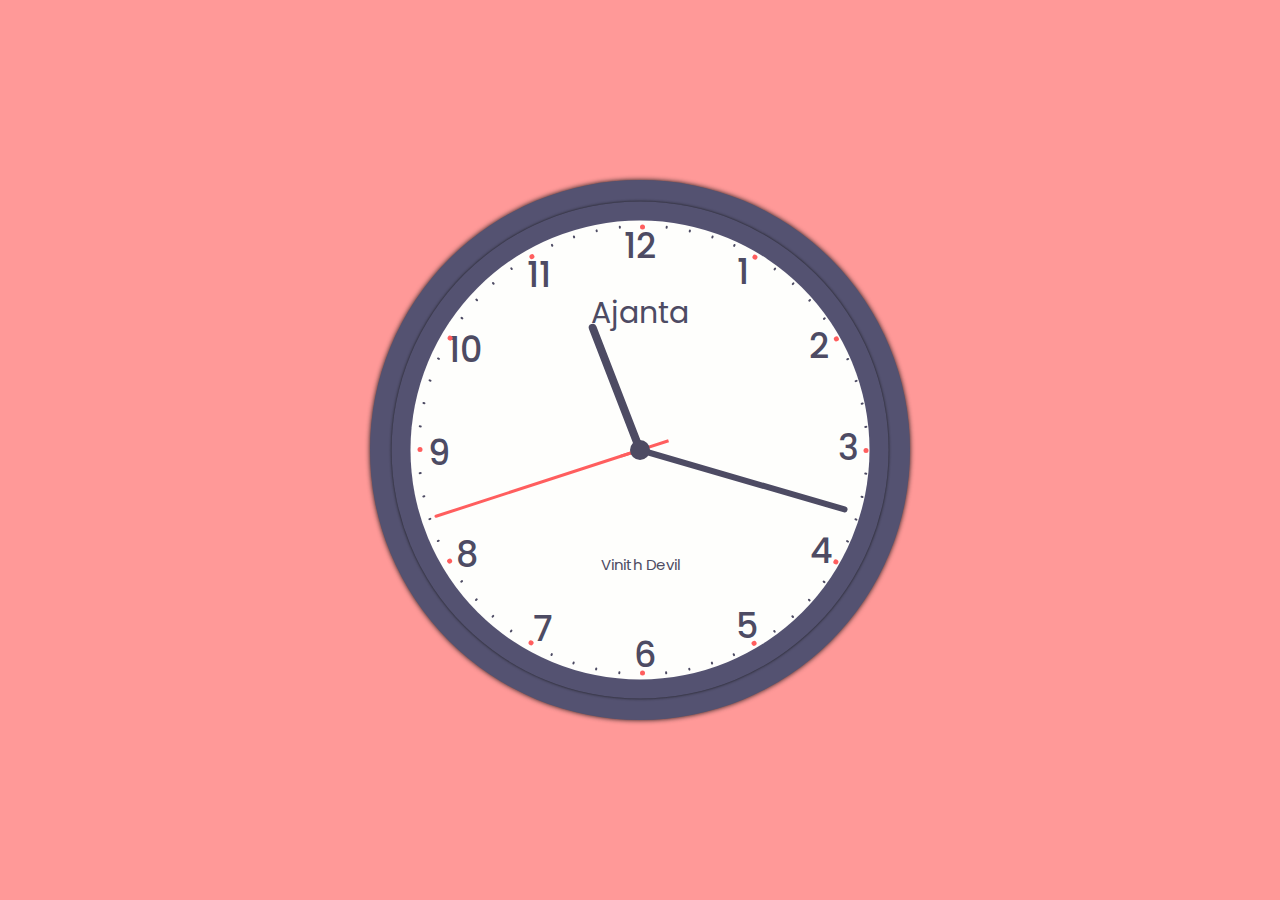
<file: analog.html>
<!DOCTYPE html>
<html lang="en">
<head>
  <meta charset="UTF-8">
  <meta http-equiv="X-UA-Compatible" content="IE=edge">
  <meta name="viewport" content="width=device-width, initial-scale=1.0">
  <title>Document</title>
  <link rel="stylesheet" href="analog.css">
</head>
<body>
  <div class="clock">
    <div class="clock-inner-bg"></div>
    <div class="clock-inner-bg">
      <div class="clock-markers">
        <div class="clock-mark"></div>
        <div class="clock-mark"></div>
        <div class="clock-mark"></div>
        <div class="clock-mark"></div>
        <div class="clock-mark"></div>
        <div class="clock-mark"></div>
        <div class="clock-mark"></div>
        <div class="clock-mark"></div>
        <div class="clock-mark"></div>
        <div class="clock-mark"></div>
        <div class="clock-mark"></div>
        <div class="clock-mark"></div>
        <div class="clock-mark"></div>
        <div class="clock-mark"></div>
        <div class="clock-mark"></div>
        <div class="clock-mark"></div>
        <div class="clock-mark"></div>
        <div class="clock-mark"></div>
        <div class="clock-mark"></div>
        <div class="clock-mark"></div>
        <div class="clock-mark"></div>
        <div class="clock-mark"></div>
        <div class="clock-mark"></div>
        <div class="clock-mark"></div>
        <div class="clock-mark"></div>
        <div class="clock-mark"></div>
        <div class="clock-mark"></div>
        <div class="clock-mark"></div>
        <div class="clock-mark"></div>
        <div class="clock-mark"></div>
        <div class="clock-mark"></div>
        <div class="clock-mark"></div>
        <div class="clock-mark"></div>
        <div class="clock-mark"></div>
        <div class="clock-mark"></div>
        <div class="clock-mark"></div>
        <div class="clock-mark"></div>
        <div class="clock-mark"></div>
        <div class="clock-mark"></div>
        <div class="clock-mark"></div>
        <div class="clock-mark"></div>
        <div class="clock-mark"></div>
        <div class="clock-mark"></div>
        <div class="clock-mark"></div>
        <div class="clock-mark"></div>
        <div class="clock-mark"></div>
        <div class="clock-mark"></div>
        <div class="clock-mark"></div>
        <div class="clock-mark"></div>
        <div class="clock-mark"></div>
        <div class="clock-mark"></div>
        <div class="clock-mark"></div>
        <div class="clock-mark"></div>
        <div class="clock-mark"></div>
        <div class="clock-mark"></div>
        <div class="clock-mark"></div>
        <div class="clock-mark"></div>
        <div class="clock-mark"></div>
        <div class="clock-mark"></div>
        <div class="clock-mark"></div>
      </div>
    </div>
    <div class="needle hrs"></div>
    <div class="needle min"></div>
    <div class="needle sec"></div>
    <div class="clock-center"></div>
   
  </div>
  <script src="analog.js"></script>
</body>
</html>
</file>
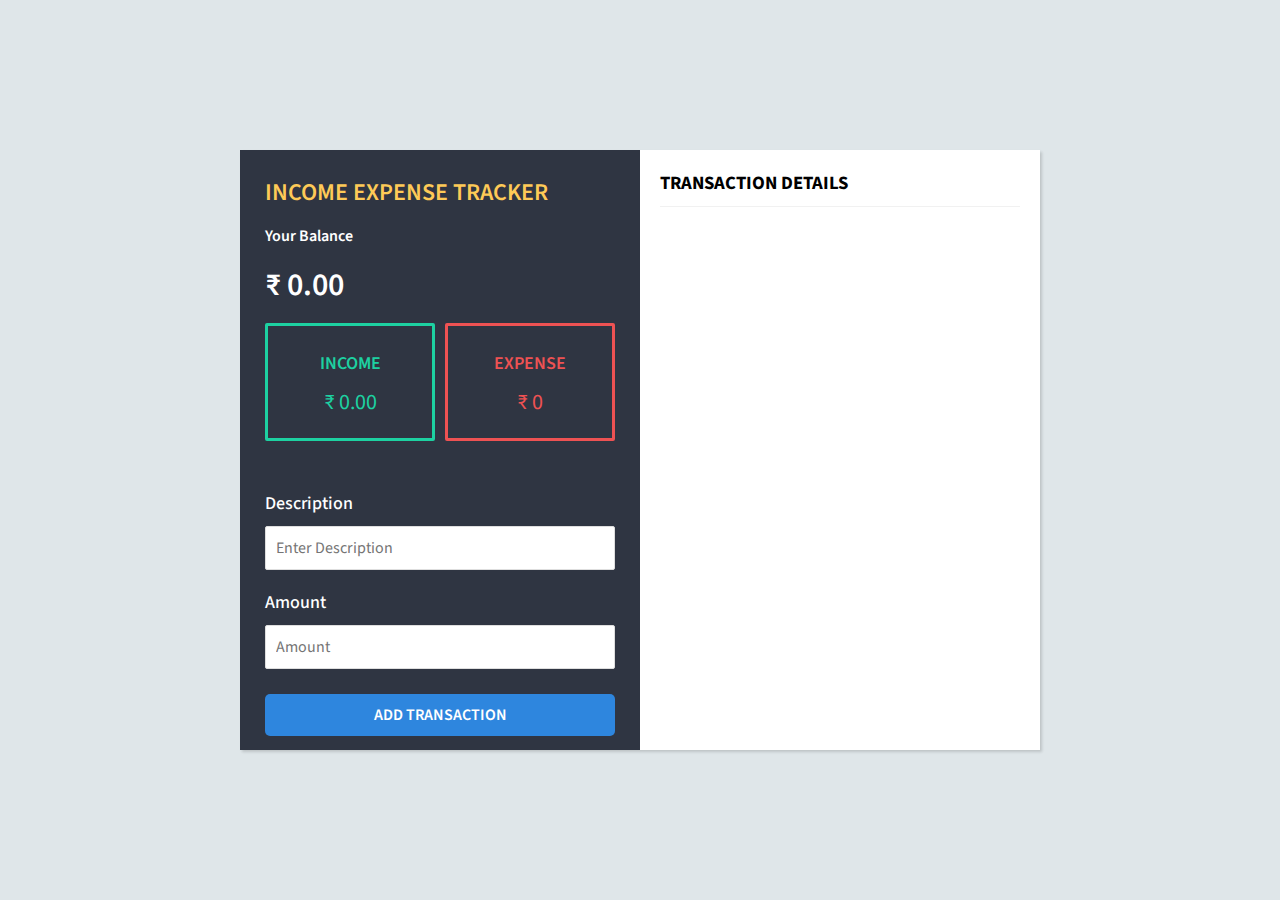
<file: calc.html>
<!DOCTYPE html>
<html lang="en">
  <head>
    <meta charset="UTF-8" />
    <meta http-equiv="X-UA-Compatible" content="IE=edge" />
    <meta name="viewport" content="width=device-width, initial-scale=1.0" />
    <title>Income Expense Tracker</title>
    <link rel="stylesheet" href="calc.css" />
  </head>
  <body>
    <div class="container">
      <div class="ledger">
        <h2>Income Expense Tracker</h2>
        <h4>Your Balance</h4>
        <h1 id="balance">₹ 0.00</h1>

        <div class="inc-exp-container">
          <div class="inc">
            <h4>Income</h4>
            <p id="inc-amt" class="amt plus">₹ 0.00</p>
          </div>
          <div class="exp">
            <h4>Expense</h4>
            <p id="exp-amt" class="amt minus">₹ 0.00</p>
          </div>
        </div>

        <form action="#" id="form">
          <div class="form-control">
            <label for="desc">Description</label>
            <input type="text" name="desc" id="desc" placeholder="Enter Description" />
          </div>

          <div class="form-control">
            <label for="amount">Amount </label>
            <input type="number" name="amount" id="amount" placeholder="Amount" />
          </div>
          <button class="btn" type="submit">Add Transaction</button>
        </form>
      </div>
      <div class="transaction">
        <h3>Transaction Details</h3>
        <ul id="trans" class="trans">
          <!-- <li class="exp">Insurance <span>-1500</span><button class="btn-del">x</button></li>
          <li class="inc">Salary <span>25000</span><button class="btn-del">x</button></li>
          <li class="exp">Food <span>-450</span><button class="btn-del">x</button></li> -->
        </ul>
      </div>
    </div>
    <script src="calc.js"></script>
  </body>
</html>
</file>
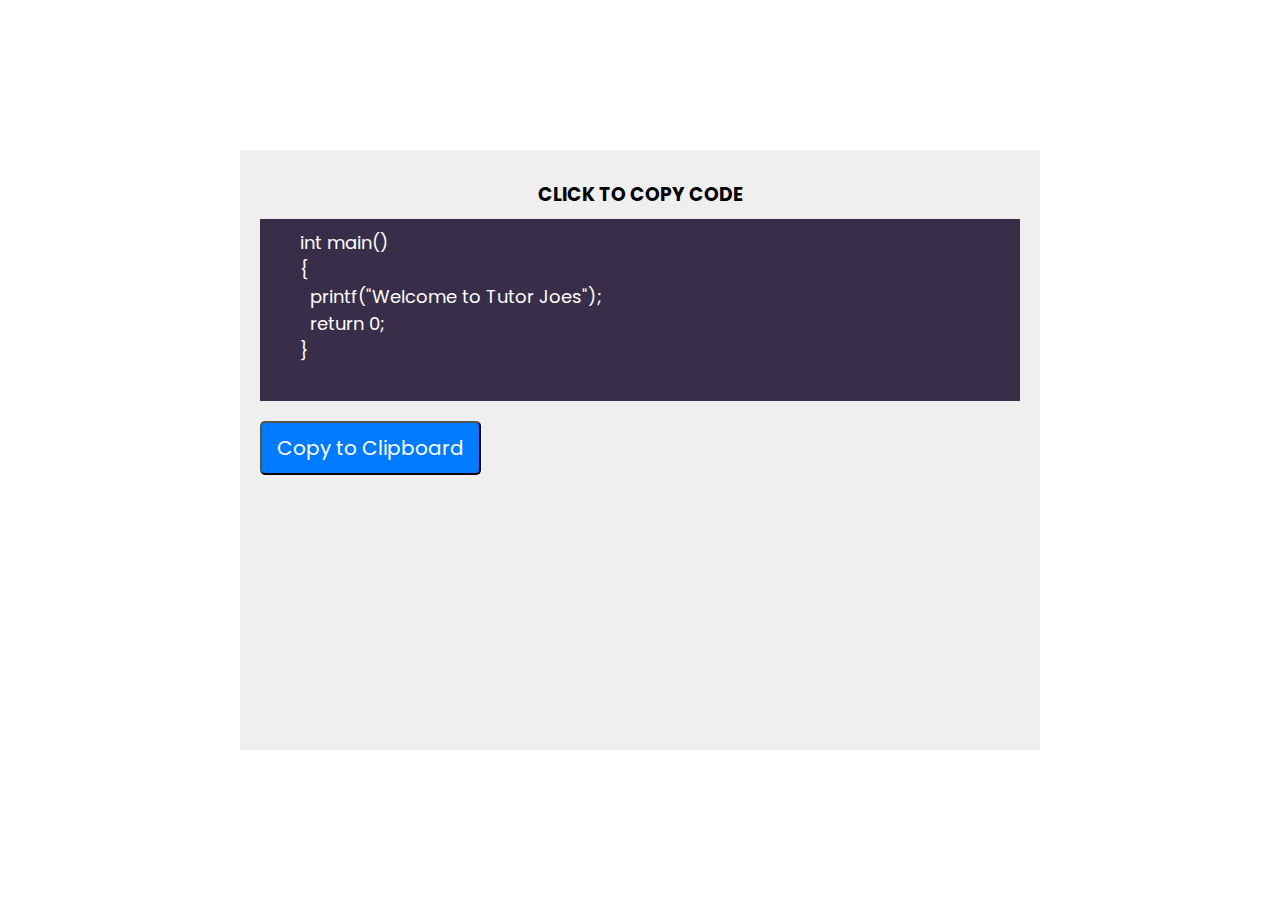
<file: copy.html>
<!DOCTYPE html>
<html lang="en">
<head>
  <meta charset="UTF-8">
  <meta http-equiv="X-UA-Compatible" content="IE=edge">
  <meta name="viewport" content="width=device-width, initial-scale=1.0">
  <title>Click to Copy</title>
  <link rel="stylesheet" href="copy.css">
</head>
<body>
  <div class="container">
    <h3>Click to Copy Code</h3>
    <pre class="code">
      int main()
      {
        printf("Welcome to Tutor Joes");
        return 0;
      }
    </pre>
  </div>
  <script src="copy.js"></script>
</body>
</html>
</file>
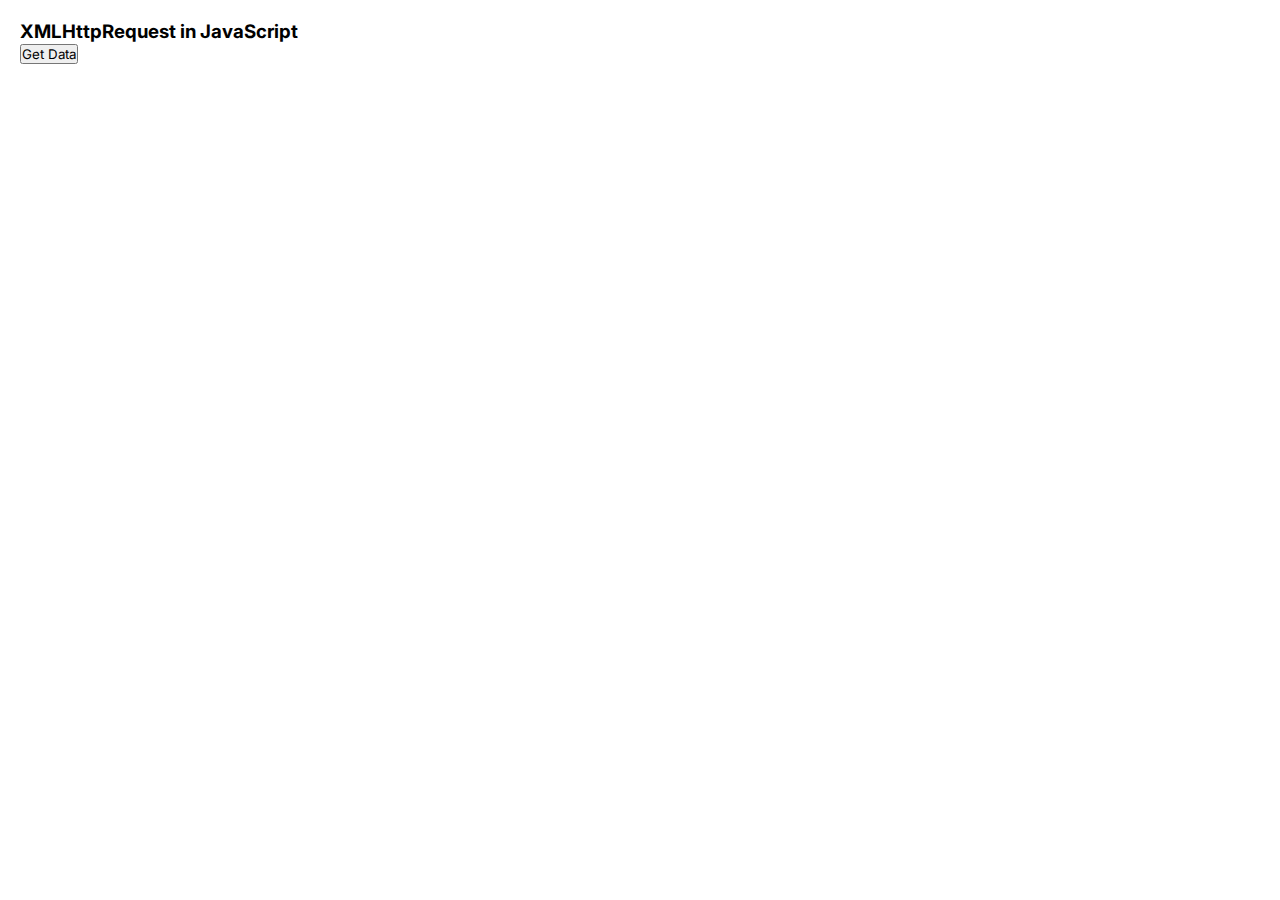
<file: method-1.html>
<!DOCTYPE html>
<html lang="en">
  <head>
    <meta charset="UTF-8" />
    <meta name="viewport" content="width=device-width, initial-scale=1.0" />
    <title>Method-1</title>
    <link rel="stylesheet" href="style.css" />
  </head>
  <body>
    <h3>XMLHttpRequest in JavaScript</h3>
    <button id="btn">Get Data</button>
    <script>
      const btn = document.getElementById("btn");
      function loadFile() {
        const xhr = new XMLHttpRequest();
        xhr.open("GET", "sample.txt", true);
        console.log("Ready State : ", xhr.readyState);
        xhr.onreadystatechange = function () {
          console.log("Ready State : ", xhr.readyState);
          if (xhr.readyState === 4) {
            if (xhr.status === 200) {
              document.write(xhr.responseText);
            } else {
              console.error(`Error : ${xhr.status} - ${xhr.statusText}`);
            }
          }
        };

        xhr.send();
      }
      btn.addEventListener("click", loadFile);
    </script>
  </body>
</html>
</file>
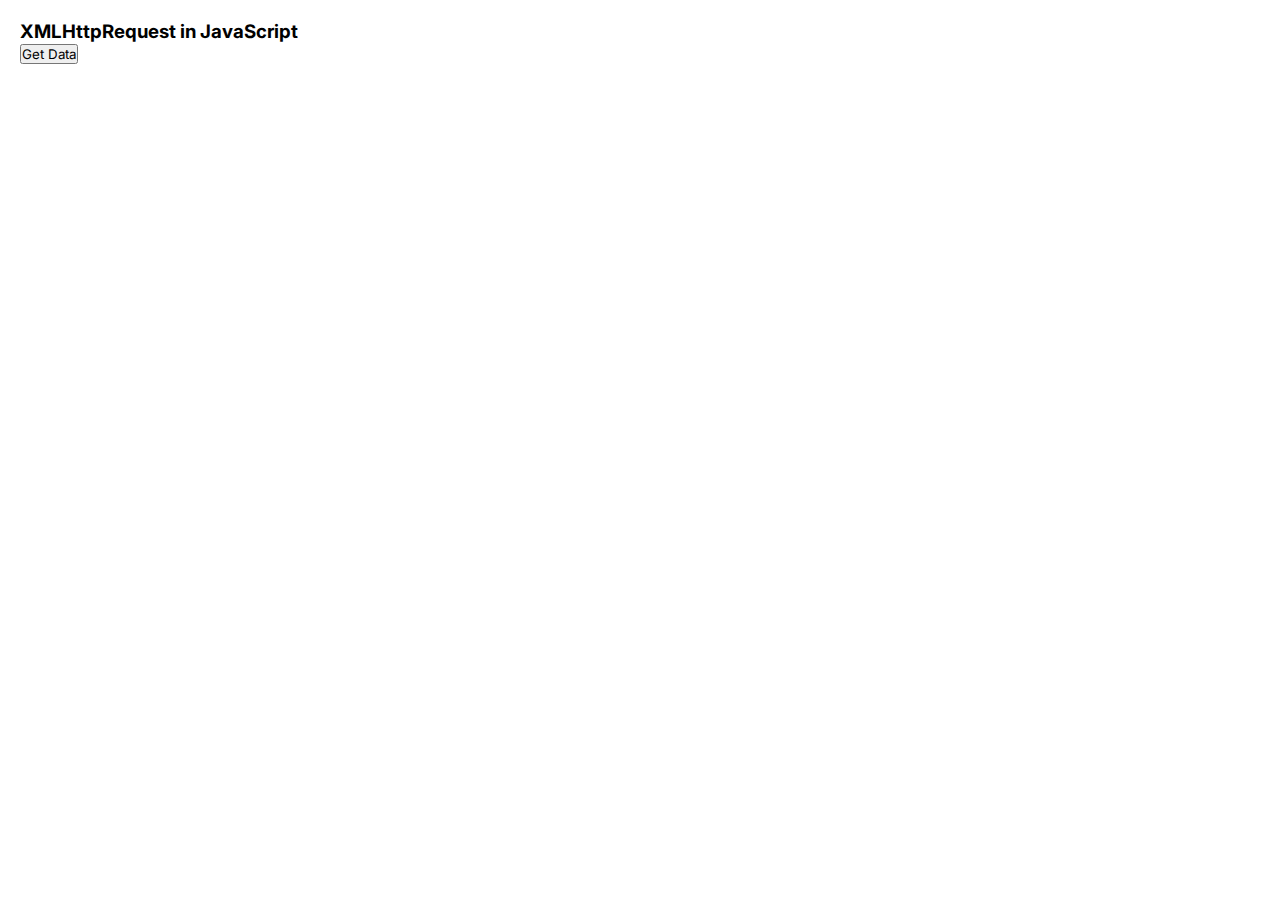
<file: method-2.html>
<!DOCTYPE html>
<html lang="en">
  <head>
    <meta charset="UTF-8" />
    <meta name="viewport" content="width=device-width, initial-scale=1.0" />
    <title>Method-2</title>
    <link rel="stylesheet" href="style.css" />
  </head>
  <body>
    <h3>XMLHttpRequest in JavaScript</h3>
    <button id="btn">Get Data</button>
    <script>
      const btn = document.getElementById("btn");
      function loadFile() {
        const xhr = new XMLHttpRequest();
        xhr.open("GET", "https://nonexistentdomain.example.com/file.txt", true);
        console.log("Ready State : ", xhr.readyState);
        xhr.onload = function () {
          console.log("Ready State : ", xhr.readyState);
          if (xhr.status === 200) {
            document.write(xhr.responseText);
          } else {
            console.error(`Error : ${xhr.status} - ${xhr.statusText}`);
          }
        };

        xhr.onprogress = function () {
          console.log("onprogress Ready State", xhr.readyState);
        };

        xhr.onerror = function () {
          console.error("Request Error: Network issue or invalid URL.");
        };

        xhr.send();
      }
      btn.addEventListener("click", loadFile);
    </script>
  </body>
</html>
</file>
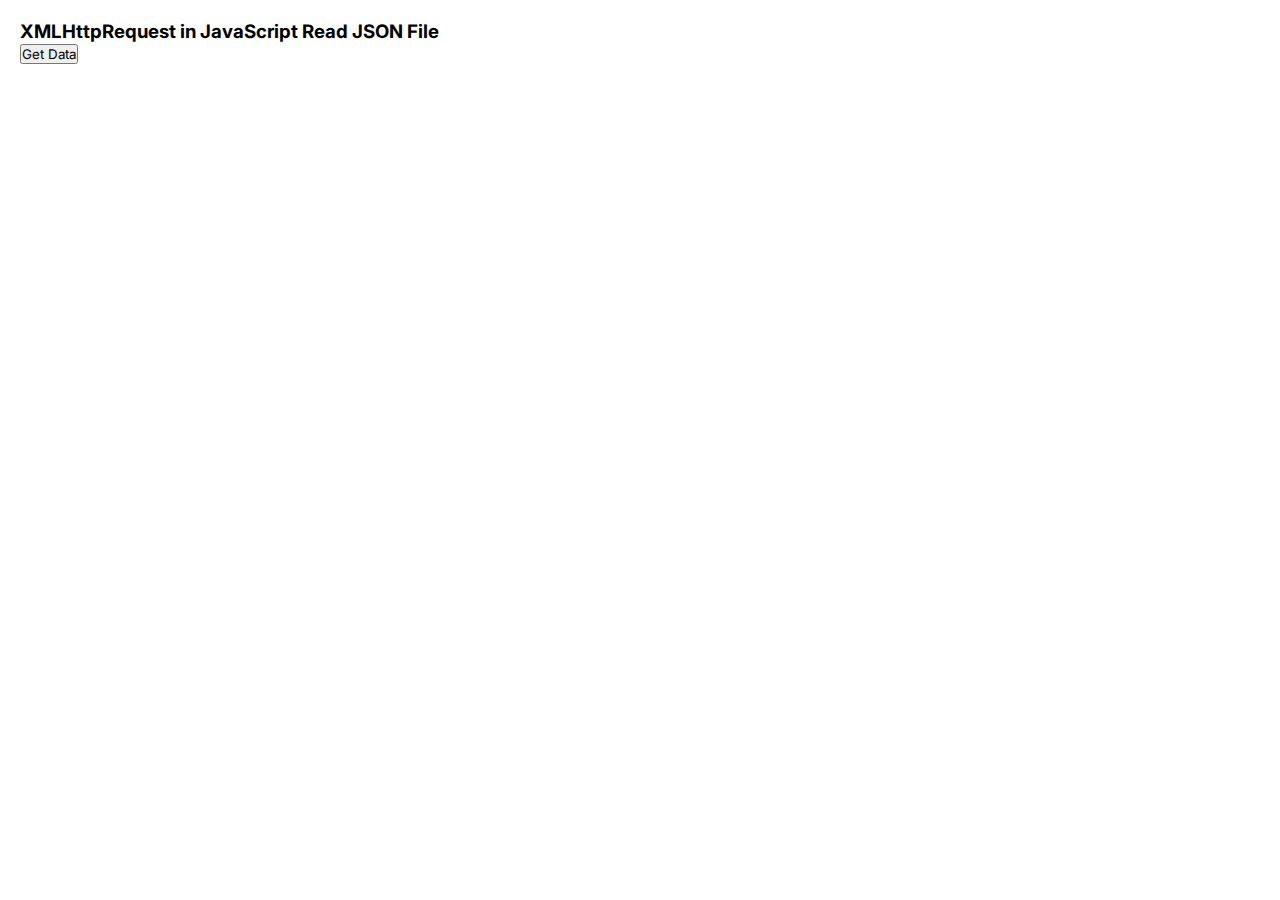
<file: method-3.html>
<!DOCTYPE html>
<html lang="en">
  <head>
    <meta charset="UTF-8" />
    <meta name="viewport" content="width=device-width, initial-scale=1.0" />
    <title>method-3</title>
    <link rel="stylesheet" href="style.css" />
  </head>
  <body>
    <h3>XMLHttpRequest in JavaScript Read JSON File</h3>
    <button id="btn">Get Data</button>
    <div id="output"></div>
    <script>
      const btn = document.getElementById("btn");
      function loadFile() {
        const xhr = new XMLHttpRequest();
        //xhr.open("GET", "db.json", true);
        xhr.open("GET", "https://jsonplaceholder.typicode.com/posts", true);

        xhr.responseType = "json";
        xhr.onload = function () {
          if (this.status === 200) {
            //console.log(this.responseText);
            //const data = JSON.parse(this.response);
            const data = this.response;
            console.log(data);
            data.forEach((post) => {
              output.innerHTML += `
                  <div>
                      <h4>${post.title}</h4>
                      <p>${post.body}</p>
                  </div>
                `;
            });
          } else {
            console.error(`HTTP Error: ${this.status} - ${this.statusText}`);
          }
        };

        xhr.onprogress = function () {
          console.log("onprogress Ready State", xhr.readyState);
        };

        xhr.onerror = function () {
          console.error("Request Error: Network issue or invalid URL.");
        };

        xhr.send();
      }

      btn.addEventListener("click", loadFile);
    </script>
  </body>
</html>
</file>
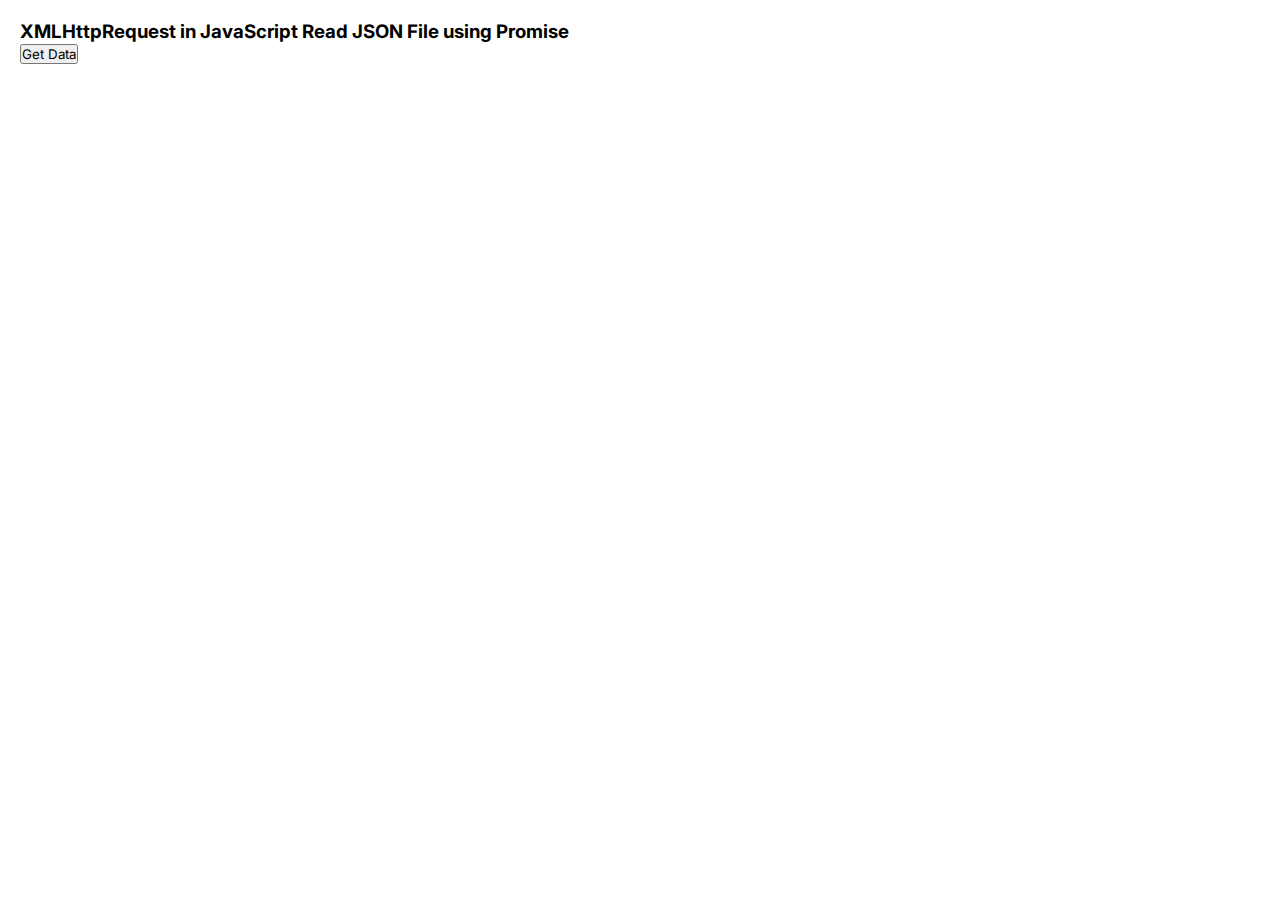
<file: method-4.html>
<!DOCTYPE html>
<html lang="en">
  <head>
    <meta charset="UTF-8" />
    <meta name="viewport" content="width=device-width, initial-scale=1.0" />
    <title>method-4</title>
    <link rel="stylesheet" href="style.css" />
  </head>
  <body>
    <h3>XMLHttpRequest in JavaScript Read JSON File using Promise</h3>
    <button id="btn">Get Data</button>
    <div id="output"></div>
    <script>
      const btn = document.getElementById("btn");
      const output = document.getElementById("output");

      function loadFileWithPromise(url) {
        return new Promise((resolve, reject) => {
          const xhr = new XMLHttpRequest();
          xhr.open("GET", url, true);
          xhr.responseType = "json";
          xhr.onload = function () {
            if (xhr.status === 200) {
              resolve(xhr.response);
            } else {
              reject(new Error(`HTTP Error: ${xhr.status} - ${xhr.statusText}`));
            }
          };

          xhr.onerror = function () {
            reject(new Error("Request Error: Network issue or invalid URL."));
          };
          xhr.send();
        });
      }
      btn.addEventListener("click", () => {
        const url = "https://jsonplaceholder.typicode.com/posts";
        loadFileWithPromise(url)
          .then((data) => {
            //console.log(data);
            data.forEach((post) => {
              output.innerHTML += `
                <div>
                      <h4>${post.title}</h4>
                      <p>${post.body}</p>
                  </div>`;
            });
          })
          .catch((error) => {
            console.error(error);
          });
      });
    </script>
  </body>
</html>
</file>
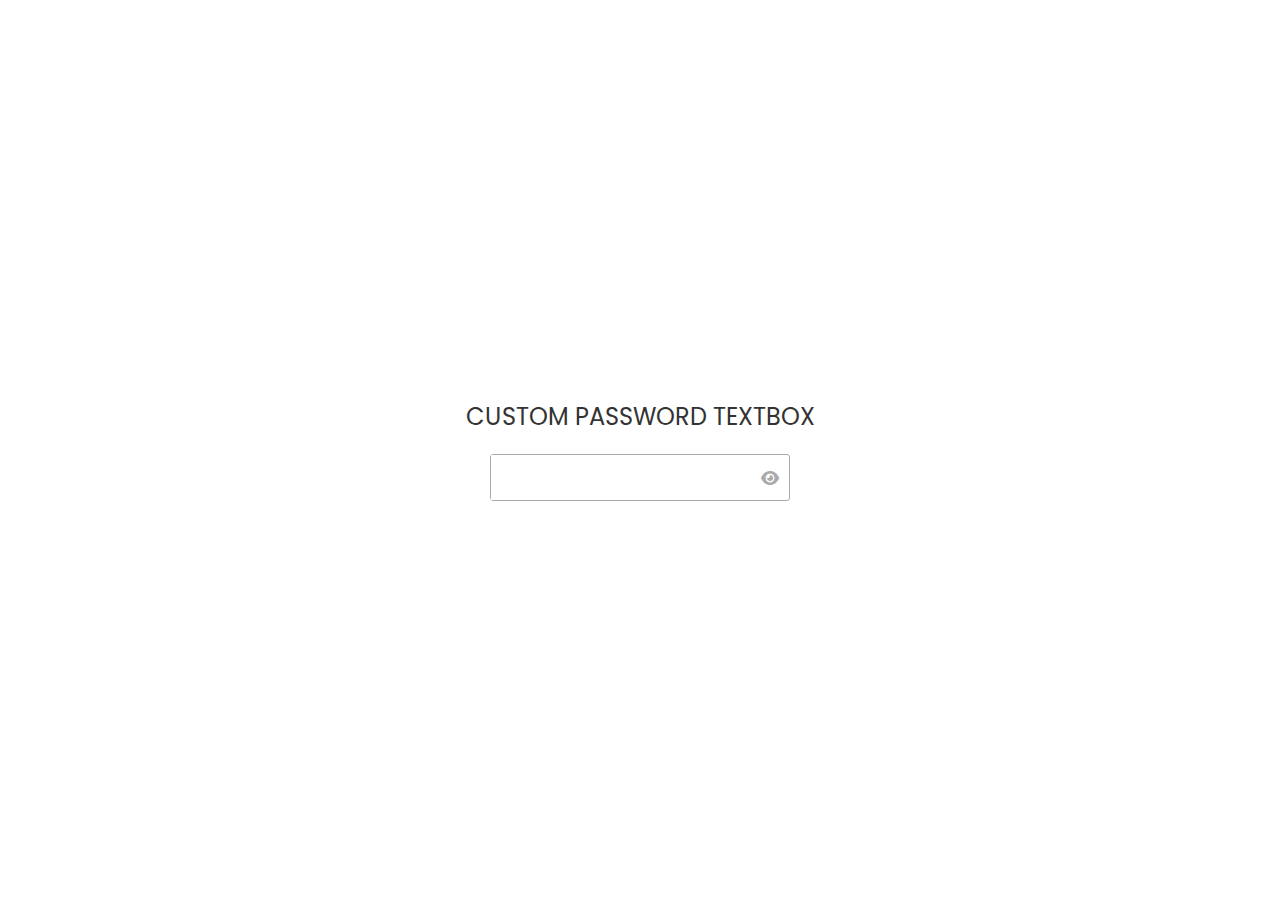
<file: pass.html>
<!DOCTYPE html>
<html lang="en">
<head>
    <meta charset="UTF-8">
    <meta name="viewport" content="width=device-width, initial-scale=1.0">
    <title>Document</title>
    <link rel="stylesheet" href="pass.css">
    <link rel="stylesheet" href="https://cdnjs.cloudflare.com/ajax/libs/font-awesome/6.5.1/css/all.min.css">

</head>
<body>
    <h2>Custom Password TextBox</h2>
    <div class="input-container">
        <input type="password">
        <i class="fa-solid fa-eye" id="toggleBtn"></i>
    </div>
    <script src="pass.js"></script>
</body>
</html>
</file>
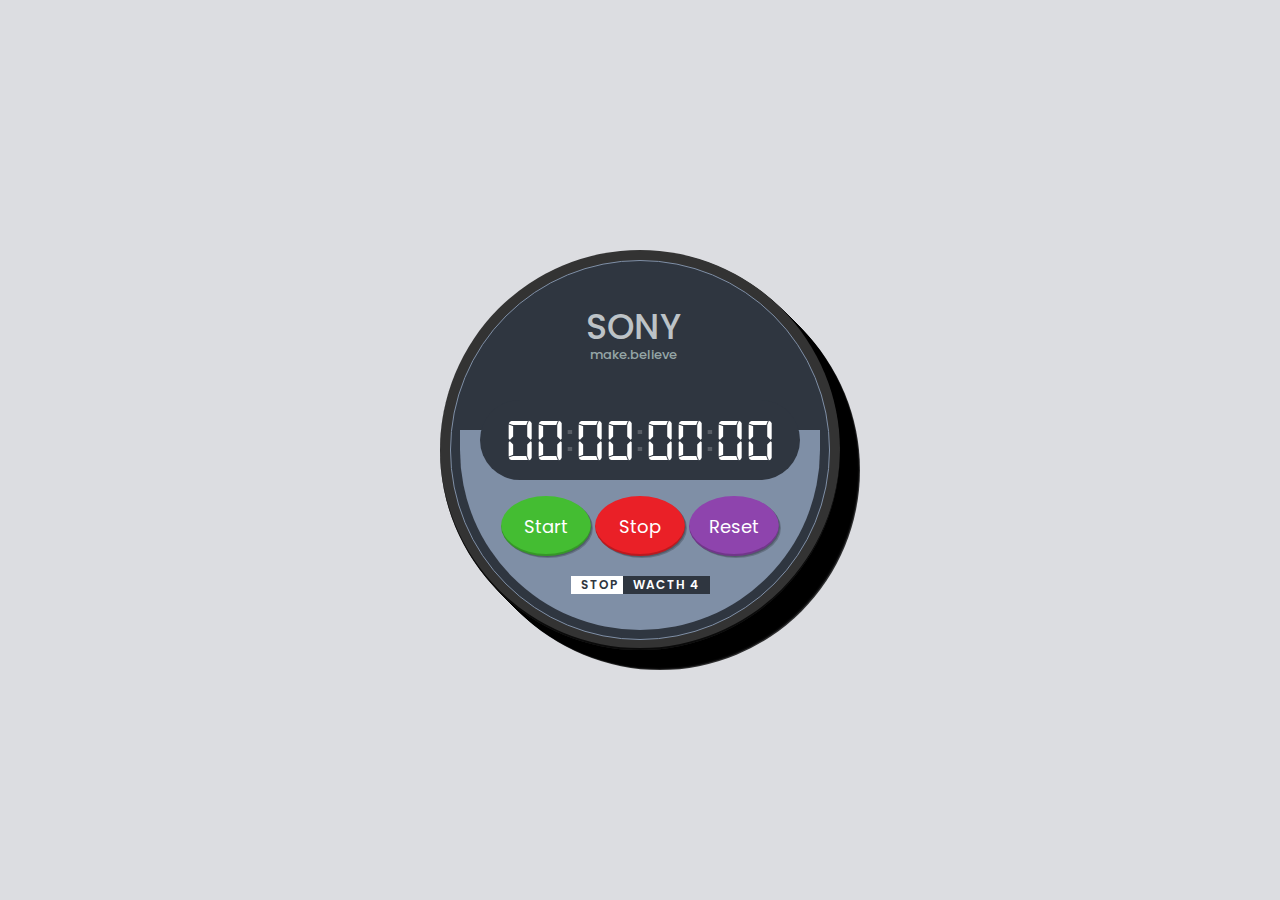
<file: stop.html>
<!DOCTYPE html>
<html lang="en">
<head>
  <meta charset="UTF-8">
  <meta http-equiv="X-UA-Compatible" content="IE=edge">
  <meta name="viewport" content="width=device-width, initial-scale=1.0">
  <title>Document</title>
  <link rel="stylesheet" href="stop.css">
</head>
<body>
  <div class="clock">
 
    <div class="brand">SONY</div>
    <div class="slogn">make.believe</div>
    <div class="frame"></div>
    <div class="display">
      <div class="hrs">0</div>
      <div class="hrs">0</div>
      <div class="colon">:</div>
      <div class="min">0</div>
      <div class="min">0</div>
      <div class="colon">:</div>
      <div class="sec">0</div>
      <div class="sec">0</div>
      <div class="colon">:</div>
      <div class="ms">0</div>
      <div class="ms">0</div>
    </div>
    <div class="buttons">

      <div class="group"> 
        <button class="start btn">Start</button>
        <button class="stop btn">Stop</button>
        <button class="reset btn">Reset</button>
      </div>
      <p>Stop&nbsp;<span>Wacth 4</span></p>
    </div>

  </div>
  <script src="stop.js"></script>
</body>
</html>
</file>
<file: analog.css>
@import url('https://fonts.googleapis.com/css2?family=Poppins:wght@300;400;500;600&display=swap');

*{
  margin: 0;
  padding: 0;
  box-sizing: border-box;
  font-family: 'Poppins', sans-serif;
  
}

:root{
  --bgcolor:#ff9998;
  --clock-frame: #545271;
  --clock-bg: #fefefc;
  --shadow: #181818;
  --text-color:#4d4b63;
  --sec:#ff5e5e;
}

body{
  width: 100vw;
  height: 100vh;
  background: var(--bgcolor);
  display: flex;
  justify-content: center;
  align-items: center;
  cursor: pointer;
}

.clock{
  width: 60vh;
  height: 60vh;
  background-color:var(--clock-frame);
  border-radius: 50%;
  box-shadow: 0 0 5px var(--shadow);
  position: relative;
}

.clock-inner-bg{
  width: 92%;
  height: 92%; 
  box-shadow: 0 0 3px var(--shadow);
  border-radius: 50%;
  position: absolute;
  top: 50%;
  left: 50%;
  transform: translate(-50%, -50%);
}

.clock-inner-bg:nth-of-type(2){
  width: 85%;
  height: 85%;
  box-shadow: none;
  background-color: var(--clock-bg);
}

.clock-inner-bg:nth-of-type(2)::before{
  content:'Ajanta';
  color:var(--text-color);
  position: absolute;
  top:20%;
  left: 50%;
  transform: translate(-50%,-50%);
  font-size: 30px;
}
.clock-inner-bg:nth-of-type(2)::after{
  content:'Vinith Devil';
  color:var(--text-color);
  position: absolute;  
  bottom:20%;
  left: 50%;
  transform: translate(-50%,-50%);
  font-size: 15px;
}

.clock-center{
  width: 20px;
  height: 20px;
  background-color:var(--text-color);
  border-radius: 50%;
  position: absolute;
  top: 50%;
  left: 50%;
  transform: translate(-50%, -50%);
  z-index: 2;
}

.needle{
  --rotation:0;
  position: absolute;
  bottom: 50%;
  left: 50%;
  transform-origin: bottom;
  transform: translateX(-50%) rotate(calc(var(--rotation)*1deg));
  border-top-left-radius:10px;
  border-top-right-radius:10px;
}

.hrs{
  background:var(--text-color);
  width: 8px;
  height: 25%;
}
.min{
  background:var(--text-color);
  width: 6px;
  height: 40%;
}
.sec{
  background-color: var(--sec);
  width: 3px;
  height: 40%;

}
.sec::after{
  content: '';
  position: absolute;
  width: 3px;
  height: 50px;
  background-color: var(--sec);
  bottom: -30px;
}
.clock-mark {
  width: 5px;
  height: 50%;
  position: absolute;
  top: 0;
  left: 50%;
  transform: translateX(-50%);
  transform-origin:bottom;
}
.clock-mark::before {
  content: "";
  position: absolute;
  top: 25px;
  transform: translateX(-50%);
  font-size: 35px;
  font-weight: 500;
  color:var(--text-color);
}

.clock-mark::after {
  content: "";
  width: 2.5px;
  height: 2.5px;
  border-radius: 50%;
  background-color:var(--text-color);
  position: absolute;
  top: 4px;
  left: 50%;
  transform: translateX(-50%);
}



.clock-mark:nth-child(1) { transform:rotate(0deg); }
.clock-mark:nth-child(2) { transform:rotate(6deg); }
.clock-mark:nth-child(3) { transform:rotate(12deg); }
.clock-mark:nth-child(4) { transform:rotate(18deg); }
.clock-mark:nth-child(5) { transform:rotate(24deg); }
.clock-mark:nth-child(6) { transform:rotate(30deg); }
.clock-mark:nth-child(7) { transform:rotate(36deg); }
.clock-mark:nth-child(8) { transform:rotate(42deg); }
.clock-mark:nth-child(9) { transform:rotate(48deg); }
.clock-mark:nth-child(10) { transform:rotate(54deg); }
.clock-mark:nth-child(11) { transform:rotate(60deg); }
.clock-mark:nth-child(12) { transform:rotate(66deg); }
.clock-mark:nth-child(13) { transform:rotate(72deg); }
.clock-mark:nth-child(14) { transform:rotate(78deg); }
.clock-mark:nth-child(15) { transform:rotate(84deg); }
.clock-mark:nth-child(16) { transform:rotate(90deg); }
.clock-mark:nth-child(17) { transform:rotate(96deg); }
.clock-mark:nth-child(18) { transform:rotate(102deg); }
.clock-mark:nth-child(19) { transform:rotate(108deg); }
.clock-mark:nth-child(20) { transform:rotate(114deg); }
.clock-mark:nth-child(21) { transform:rotate(120deg); }
.clock-mark:nth-child(22) { transform:rotate(126deg); }
.clock-mark:nth-child(23) { transform:rotate(132deg); }
.clock-mark:nth-child(24) { transform:rotate(138deg); }
.clock-mark:nth-child(25) { transform:rotate(144deg); }
.clock-mark:nth-child(26) { transform:rotate(150deg); }
.clock-mark:nth-child(27) { transform:rotate(156deg); }
.clock-mark:nth-child(28) { transform:rotate(162deg); }
.clock-mark:nth-child(29) { transform:rotate(168deg); }
.clock-mark:nth-child(30) { transform:rotate(174deg); }
.clock-mark:nth-child(31) { transform:rotate(180deg); }
.clock-mark:nth-child(32) { transform:rotate(186deg); }
.clock-mark:nth-child(33) { transform:rotate(192deg); }
.clock-mark:nth-child(34) { transform:rotate(198deg); }
.clock-mark:nth-child(35) { transform:rotate(204deg); }
.clock-mark:nth-child(36) { transform:rotate(210deg); }
.clock-mark:nth-child(37) { transform:rotate(216deg); }
.clock-mark:nth-child(38) { transform:rotate(222deg); }
.clock-mark:nth-child(39) { transform:rotate(228deg); }
.clock-mark:nth-child(40) { transform:rotate(234deg); }
.clock-mark:nth-child(41) { transform:rotate(240deg); }
.clock-mark:nth-child(42) { transform:rotate(246deg); }
.clock-mark:nth-child(43) { transform:rotate(252deg); }
.clock-mark:nth-child(44) { transform:rotate(258deg); }
.clock-mark:nth-child(45) { transform:rotate(264deg); }
.clock-mark:nth-child(46) { transform:rotate(270deg); }
.clock-mark:nth-child(47) { transform:rotate(276deg); }
.clock-mark:nth-child(48) { transform:rotate(282deg); }
.clock-mark:nth-child(49) { transform:rotate(288deg); }
.clock-mark:nth-child(50) { transform:rotate(294deg); }
.clock-mark:nth-child(51) { transform:rotate(300deg); }
.clock-mark:nth-child(52) { transform:rotate(306deg); }
.clock-mark:nth-child(53) { transform:rotate(312deg); }
.clock-mark:nth-child(54) { transform:rotate(318deg); }
.clock-mark:nth-child(55) { transform:rotate(324deg); }
.clock-mark:nth-child(56) { transform:rotate(330deg); }
.clock-mark:nth-child(57) { transform:rotate(336deg); }
.clock-mark:nth-child(58) { transform:rotate(342deg); }
.clock-mark:nth-child(59) { transform:rotate(348deg); }
.clock-mark:nth-child(60) { transform:rotate(354deg); }

.clock-mark:nth-child(1)::before {
  content: "12";
  transform: translate(-50%, -50%) rotate(0deg);
}

.clock-mark:nth-child(6)::before {
  content: "1";
  transform: translate(-50%, -50%) rotate(-30deg);
}

.clock-mark:nth-child(11)::before {
  content: "2";
  transform: translate(-50%, -50%) rotate(-60deg);
}


.clock-mark:nth-child(16)::before {
  content: "3";
  transform: translate(-50%, -50%) rotate(-90deg);
}
.clock-mark:nth-child(21)::before {
  content: "4";
  transform: translate(-50%, -50%) rotate(-120deg);
}

.clock-mark:nth-child(26)::before {
  content: "5";
  transform: translate(-50%, -50%) rotate(-150deg);
}

.clock-mark:nth-child(31)::before {
  content: "6";
  transform: translate(-50%, -50%) rotate(-180deg);
}

.clock-mark:nth-child(36)::before {
  content: "7";
  transform: translate(-50%, -50%) rotate(-210deg);
}

.clock-mark:nth-child(41)::before {
  content: "8";
  transform: translate(-50%, -50%) rotate(-240deg);
}

.clock-mark:nth-child(46)::before {
  content: "9";
  transform: translate(-50%, -50%) rotate(-270deg);
}

.clock-mark:nth-child(51)::before {
  content: "10";
  transform: translate(-50%, -50%) rotate(-300deg);
}

.clock-mark:nth-child(56)::before {
  content: "11";
  transform: translate(-50%, -50%) rotate(-330deg);
}


.clock-mark:nth-child(5n+1)::after{
  width: 5px;
  height: 5px;
  background-color: var(--sec);
}
</file>
<file: calc.css>
@import url("https://fonts.googleapis.com/css2?family=Source+Sans+Pro:wght@200;300;400;600;700;900&display=swap");
* {
  margin: 0;
  padding: 0;
  box-sizing: border-box;
  font-family: "Source Sans Pro", sans-serif;
}

body {
  width: 100vw;
  height: 100vh;
  background-color: #dfe6e9;
  display: grid;
  place-items: center;
}

.container {
  width: 800px;
  height: 600px;
  background-color: #fff;
  box-shadow: rgba(0, 0, 0, 0.15) 1.95px 1.95px 2.6px;
  display: flex;
}

.ledger {
  padding: 20px;
  background-color: #2f3542;
  color: white;
  flex: 1;
}
.ledger h2 {
  text-transform: uppercase;
  color: #feca57;
}

.ledger h2,
.ledger h4,
.ledger h1 {
  margin-bottom: 5px;
  font-weight: 600;
  padding: 5px;
}
.inc-exp-container {
  display: flex;
  padding: 5px;
  gap: 10px;
}
.inc-exp-container div {
  text-align: center;
  text-transform: uppercase;
  padding: 20px;
  font-size: 18px;
  flex: 1;
  border-radius: 2px;
}

.inc-exp-container div p {
  font-size: 22px;
}

.inc-exp-container div.inc {
  border: 3px solid #1dd1a1;
  color: #1dd1a1;
}

.inc-exp-container div.exp {
  border: 3px solid #ee5253;
  color: #ee5253;
}
#form {
  padding: 5px;
  margin-top: 20px;
}

.form-control {
  margin-top: 10px;
}

label {
  display: inline-block;
  margin: 10px 0;
  font-size: 18px;
  font-weight: 500;
}

input[type="text"],
input[type="number"] {
  border: 1px solid #dedede;
  display: block;
  width: 100%;
  font-size: 16px;
  padding: 10px;
  outline: none;
  border-radius: 2px;
}

.btn {
  background-color: #2e86de;
  color: white;
  display: block;
  width: 100%;
  margin-top: 25px;
  padding: 10px;
  border: 0;
  text-transform: uppercase;
  font-size: 16px;
  font-weight: 600;
  border-radius: 5px;
}
.transaction {
  padding: 20px;
  flex: 1;
  display: flex;
  flex-direction: column;
  overflow-y: scroll;
}

.transaction h3 {
  text-transform: uppercase;
  padding-bottom: 10px;
  border-bottom: 1px solid #f1f1f1;
  margin-bottom: 5px;
}

.trans {
  list-style-type: none;
  margin-bottom: 40px;
}
.trans li {
  background-color: #fff;
  color: #333;
  box-shadow: rgba(0, 0, 0, 0.02) 0px 1px 3px 0px, rgba(27, 31, 35, 0.15) 0px 0px 0px 1px;
  padding: 10px;
  margin: 10px 0;
  position: relative;

  display: flex;
  justify-content: space-between;
  font-weight: 600;
}
.trans li.inc {
  border-left: 5px solid #1dd1a1;
}

.trans li.exp {
  border-left: 5px solid #ee5253;
}

.btn-del {
  position: absolute;
  top: -10px;
  right: -10px;
  width: 20px;
  height: 20px;
  border-radius: 50%;
  font-weight: 600;
  color: #fff;
  background-color: #e74c3c;
  border: none;
  font-size: 18px;
  line-height: 20px;
  cursor: pointer;
  opacity: 0;
  transition: opacity 0.3s ease;
}

.trans li:hover .btn-del {
  opacity: 1;
}

::-webkit-scrollbar {
  width: 5px;
}
::-webkit-scrollbar-track {
  background-color: #f1f1f1;
}

::-webkit-scrollbar-thumb {
  background-color: #2e86de;
  border-radius: 8px;
}
</file>
<file: copy.css>
@import url('https://fonts.googleapis.com/css2?family=Poppins:wght@400;500&display=swap');

*{
  margin: 0;
  padding: 0;
  box-sizing: border-box;
  font-family: 'Poppins', sans-serif;
}

body{
  height: 100vh;
  width: 100vw;
  display: flex;
  justify-content: center;
  align-items: center;
  flex-direction: column;
}
h3{
  text-align: center;
  text-transform:uppercase ;
  padding: 10px;
}
.container{
  background-color: #efeff0;
  width:800px;
  height:600px;
  padding: 20px;
}
pre{
  width: 100%;
  background-color:#392e4a;
  color:white;
  padding: 10px;
  font-size: 18px;
} 

button {
  background-color: #007bff;
  color: #fff;
  padding: 10px 15px;
  border-radius: 5px;
  cursor: pointer;
  transition: background-color 0.2s ease-in-out;
  margin-top: 20px;
  font-size: 20px;
}
button:hover {
  background-color: #0056b3;
}
</file>
<file: style.css>
@import url("https://fonts.googleapis.com/css2?family=Inter:ital,opsz,wght@0,14..32,100..900;1,14..32,100..900&display=swap");

* {
  margin: 0;
  padding: 0;
  box-sizing: border-box;
  font-family: "Inter", system-ui;
}

body {
  padding: 20px;
}

.post {
  margin: 10px 0px;
  width: 800px;
}
.post h3 {
  font-weight: 500px;
  margin-bottom: 15px;
}
</file>
<file: pass.css>
@import url('https://fonts.googleapis.com/css2?family=Poppins:wght@300;400;500;700&display=swap');
*{
    margin: 0;
    padding: 0;
    box-sizing: border-box;
    font-family: 'Poppins', sans-serif;
}

body{
    width: 100vw;
    height: 100vh;
    display: grid;
    place-items: center;
    place-content: center;
}

h2{
  font-weight: 400;
  margin-bottom: 20px;
  color: #333;
  text-transform: uppercase;
}

.input-container{
    width: 300px;
    border: 1px solid #aaa;
    border-radius: 3px;
    align-items: center;
    display: flex;
}

.input-container input{
    padding: 10px;
    width: 100%;
    font-size: 16px;
    border: 0;
    outline: none;
    color: #333;
}

.input-container i{
    padding: 10px;
    color: #aaa;
}
</file>
<file: stop.css>
@import url('https://fonts.googleapis.com/css2?family=Poppins:wght@300;400;500;700&display=swap');


*{
  margin: 0;
  padding:0;
  box-sizing: border-box;
  font-family: 'Poppins', sans-serif;
}

@font-face {
  font-family: digital-7;
  src: url('digital-7.ttf');
}

body{
  background-color: #dcdde1;
  height: 100vh;
  width: 100vw;
  display: flex;
  justify-content: center;
  align-items: center;
  user-select: none;
}
.clock{
  background-color: #333;
  width: 400px;
  height: 400px;
  border-radius: 50%;
  box-shadow:  inset 
  0 -2px 0 0 rgba(0,0,0,.8),
  1px 1px 0 0 rgba(0,0,0,.8),
  2px 2px 0 0 rgba(0,0,0,.8),
  3px 3px 0 0 rgba(0,0,0,.8),
  4px 4px 0 0 rgba(0,0,0,.8),
  5px 5px 0 0 rgba(0,0,0,.8),
  6px 6px 0 0 rgba(0,0,0,.8),
  7px 7px 0 0 rgba(0,0,0,.8),
  8px 8px 0 0 rgba(0,0,0,.8),
  9px 9px 0 0 rgba(0,0,0,.8),
  10px 10px 0 0 rgba(0,0,0,.8),
  11px 11px 0 0 rgba(0,0,0,.8),
  12px 12px 0 0 rgba(0,0,0,.8),
  13px 13px 0 0 rgba(0,0,0,.8),
  14px 14px 0 0 rgba(0,0,0,.8),
  15px 15px 0 0 rgba(0,0,0,.8),
  16px 16px 0 0 rgba(0,0,0,.8),
  17px 17px 0 0 rgba(0,0,0,.8),
  18px 18px 0 0 rgba(0,0,0,.8),
  19px 19px 0 0 rgba(0,0,0,.8),
  20px 20px 0 0 rgba(0,0,0,.8);
  position: relative;
}

.frame{
  background-color: #2f3640;
  width:380px;
  height:380px;
  border-radius: 50%;
  border: 1px solid #7f8fa6;
  position: absolute;
  top:50%;
  left: 50%;
  transform: translate(-50%,-50%);
  z-index: 1;
}

.brand{
  font-size: 35px;
  color:#bdc3c7;
  font-weight:500;
  position: absolute;
  top: 50px;
  left: 48%;
  transform: translateX(-48%);
  z-index: 5;
}
.slogn{
  font-size: 13px;
  font-weight:500;
  color:#95a5a6;
  position: absolute;
  top: 95px;
  left: 48%;
  transform: translateX(-48%);
  z-index: 4;
}
.display{
  color:white;
  font-size: 60px;
  display: flex;
  justify-content: center;
  align-items: center;
  background-color: #2f3640;
  width: 80%;
  height: 80px;
  position: absolute;
  z-index: 10;
  top:150px;
  left: 40px;
  border-radius: 50px;
}
.display div{
  font-family: digital-7;
}


.hrs,
.min,
.sec,
.ms{
width: 30px;
text-align: center;
}


.colon{
  opacity: 0.2;
}
.clock.start-animation .colon{
  animation: blink 0.5s ease infinite;
}

@keyframes blink {
  from{
    opacity: 0.2;
  }
  to{
    opacity: 1;
  }
}

.buttons{
  position: absolute;
  z-index: 3;
  bottom: 20px;
  left: 20px;
  background-color: #7f8fa6;
  height: 200px;
  width: 90%;
  border-radius: 0 0 180px 180px ;
  display: flex;
  flex-direction: column;
  justify-content: center;
  align-items: center;
}

.buttons p{
  text-transform: uppercase;
  color:#2f3640;
  font-size:12px;
  font-weight: 600;
  letter-spacing: 1px;
  background-color: white;
  margin-top: 20px; padding-left: 10px;
}
.group{
  margin-top: 30px;
}

.buttons p span{
  background-color: #2f3640;
  color:white;
  padding-right: 10px;
  padding-left: 10px;
  display: inline-block;
}


.start{
  background-color: #44bd32;
}
.stop{
  background-color: #EA2027;
}
.reset{
  background-color: #8e44ad;
}

button{
  outline:0; 
  border:none;
  font-size: 18px;
  color:#fff;
  width: 90px;
  height: 60px;
  border-radius: 50%;
  box-shadow:inset 0 -2px 0 0 rgba(0,0,0,.2),
  1px 1px 0 0 rgba(0,0,0,.2),
  2px 2px 0 0 rgba(0,0,0,.2);
  transition:all .3s ease-out; 
}

button:active{
  color:rgb(228, 227, 227);
  box-shadow:inset 0 -4px 0 0 rgba(0,0,0,.2),
  1px 1px 0 0 rgba(0,0,0,.2),
  2px 2px 0 0 rgba(0,0,0,.2),
  3px 3px 0 0 rgba(0,0,0,.2),
  4px 4px 0 0 rgba(0,0,0,.2);
}

.start-active,
.stop-active{
  pointer-events: none;
  opacity: 0.5;
}
</file>
